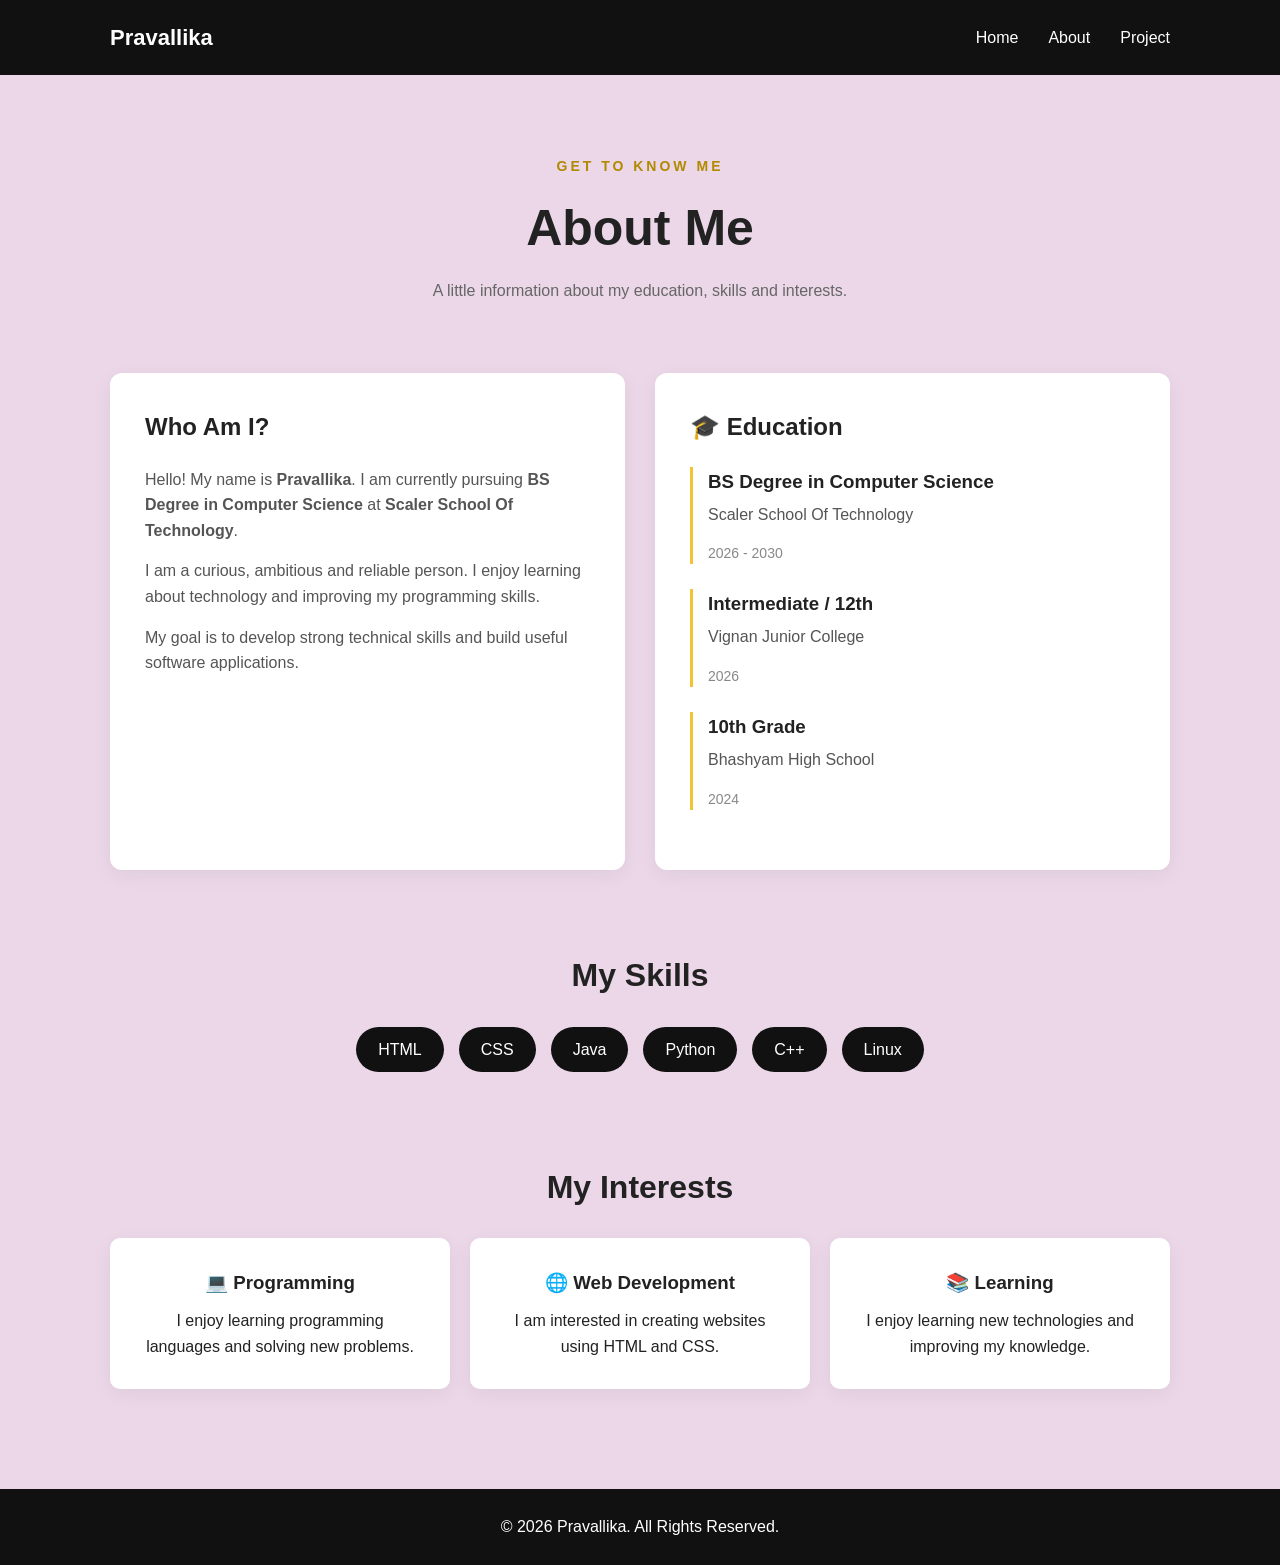
<file: index.html>
</body> </html> <!DOCTYPE html> <html lang="en"> <head> <meta charset="UTF-8"> <meta name="viewport" content="width=device-width, initial-scale=1.0"> <title>About Me | Pravallika</title> <link rel="stylesheet" href="style.css"> </head> <body> <!-- Navigation --> <header> <nav class="navbar"> <div class="logo"> Pravallika </div> <ul class="nav-links"> <li><a href="index.html">Home</a></li> <li><a href="about.html">About</a></li> <li><a href="project.html">Project</a></li> </ul> </nav> </header> <!-- About Section --> <main> <section class="page-heading"> <p class="small-heading">GET TO KNOW ME</p> <h1>About Me</h1> <p> A little information about my education, skills and interests. </p> </section> <!-- Personal Information --> <section class="about-container"> <div class="about-card"> <h2>Who Am I?</h2> <p> Hello! My name is <strong>Pravallika</strong>. I am currently pursuing <strong>BS Degree in Computer Science</strong> at <strong>Scaler School Of Technology</strong>. </p> <p> I am a curious, ambitious and reliable person. I enjoy learning about technology and improving my programming skills. </p> <p> My goal is to develop strong technical skills and build useful software applications. </p> </div> <!-- Education --> <div class="about-card"> <h2>🎓 Education</h2> <div class="education-item"> <h3>BS Degree in Computer Science</h3> <p> Scaler School Of Technology </p> <span> 2026 - 2030 </span> </div> <div class="education-item"> <h3>Intermediate / 12th</h3> <p> Vignan Junior College </p> <span> 2026 </span> </div> <div class="education-item"> <h3>10th Grade</h3> <p> Bhashyam High School </p> <span> 2024 </span> </div> </div> </section> <!-- Skills --> <section class="skills-section"> <h2>My Skills</h2> <div class="skills"> <div class="skill">HTML</div> <div class="skill">CSS</div> <div class="skill">Java</div> <div class="skill">Python</div> <div class="skill">C++</div> <div class="skill">Linux</div> </div> </section> <!-- Interests --> <section class="interests"> <h2>My Interests</h2> <div class="interest-container"> <div class="interest-card"> <h3>💻 Programming</h3> <p> I enjoy learning programming languages and solving new problems. </p> </div> <div class="interest-card"> <h3>🌐 Web Development</h3> <p> I am interested in creating websites using HTML and CSS. </p> </div> <div class="interest-card"> <h3>📚 Learning</h3> <p> I enjoy learning new technologies and improving my knowledge. </p> </div> </div> </section> </main> <!-- Footer --> <footer> <p>© 2026 Pravallika. All Rights Reserved.</p> </footer>
</file>
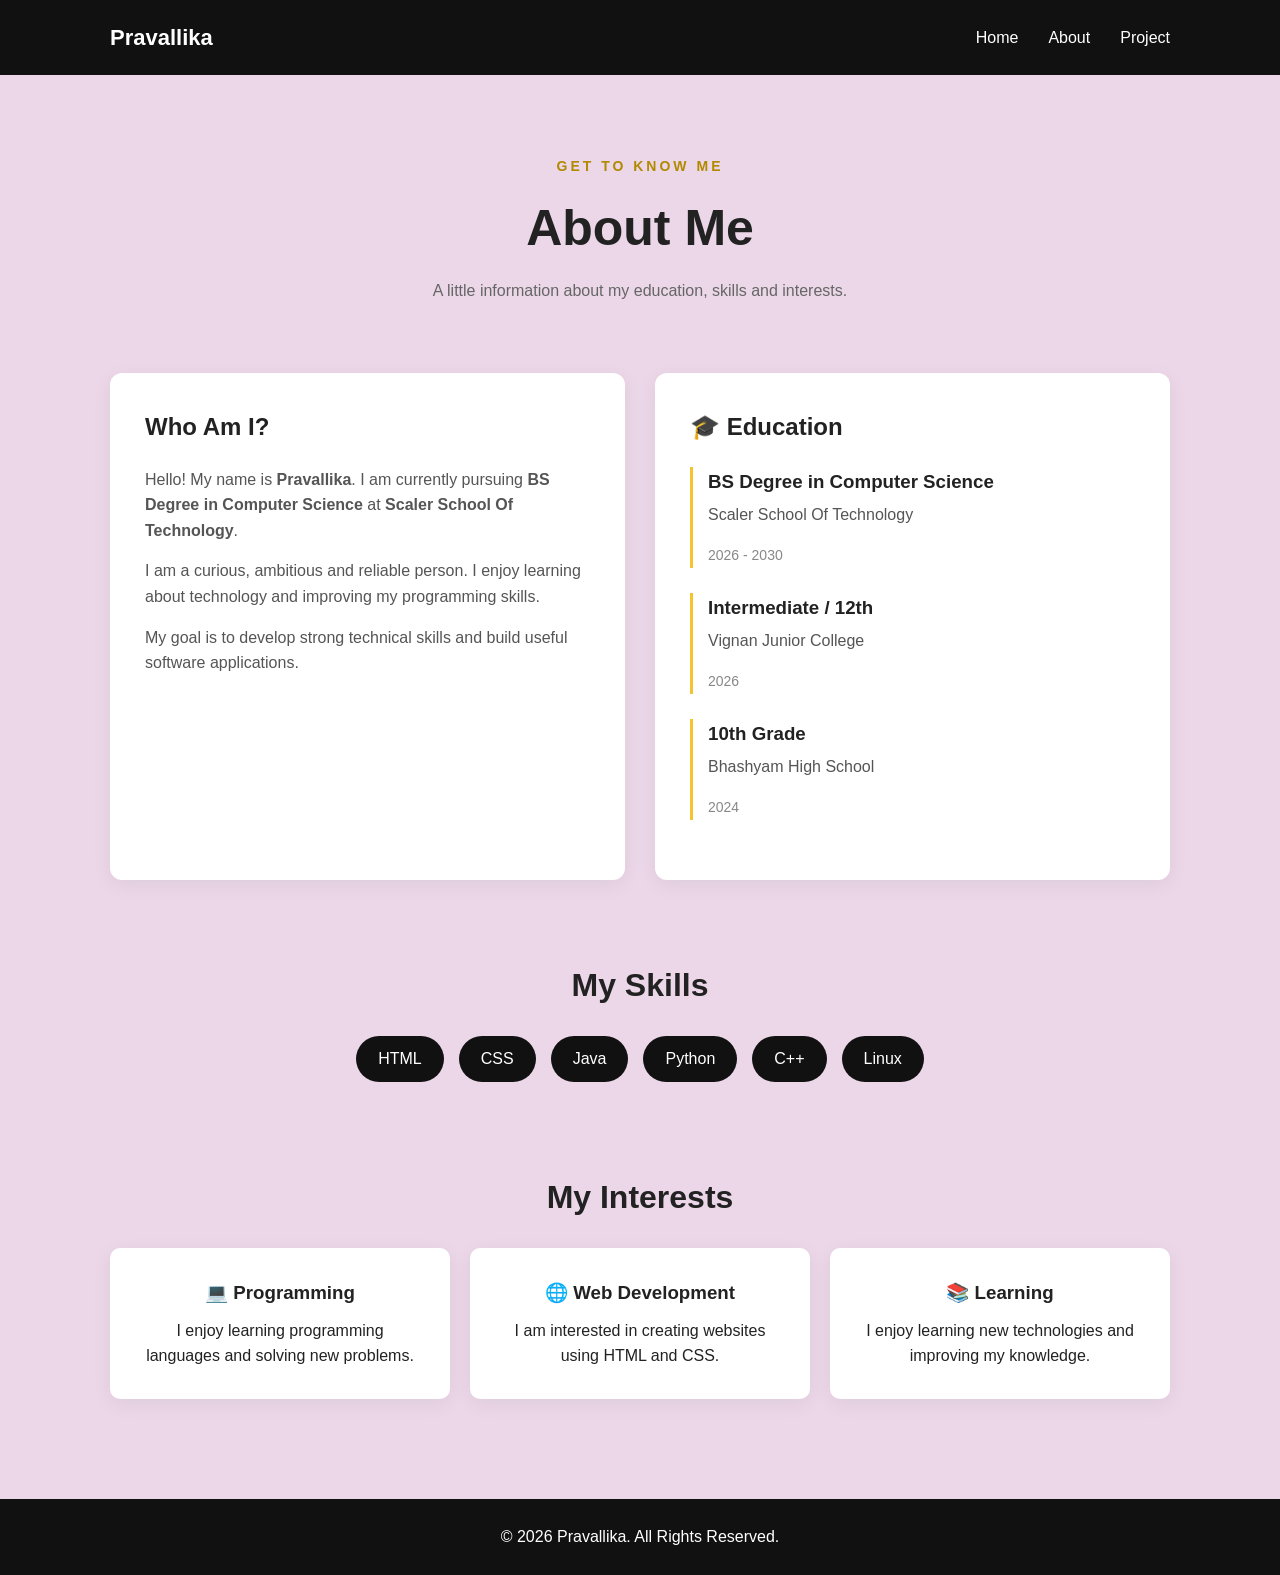
<file: about.html>
<!DOCTYPE html>
<html lang="en">

<head>
    <meta charset="UTF-8">
    <meta name="viewport" content="width=device-width, initial-scale=1.0">

    <title>About Me | Pravallika</title>

    <link rel="stylesheet" href="style.css">
</head>

<body>

    <!-- Navigation -->
    <header>    
        <nav class="navbar">

            <div class="logo">
                Pravallika
            </div>

            <ul class="nav-links">
                <li><a href="index.html">Home</a></li>
                <li><a href="about.html">About</a></li>
                <li><a href="project.html">Project</a></li>
            </ul>

        </nav>
    </header>


    <!-- About Section -->
    <main>

        <section class="page-heading">

            <p class="small-heading">GET TO KNOW ME</p>

            <h1>About Me</h1>

            <p>
                A little information about my education,
                skills and interests.
            </p>

        </section>


        <!-- Personal Information -->
        <section class="about-container">

            <div class="about-card">

                <h2>Who Am I?</h2>

                <p>
                    Hello! My name is <strong>Pravallika</strong>.
                    I am currently pursuing
                    <strong>BS Degree in Computer Science</strong> at
                    <strong>Scaler School Of Technology</strong>.
                </p>

                <p>
                    I am a curious, ambitious and reliable person.
                    I enjoy learning about technology and improving
                    my programming skills.
                </p>

                <p>
                    My goal is to develop strong technical skills
                    and build useful software applications.
                </p>

            </div>


            <!-- Education -->
            <div class="about-card">

                <h2>🎓 Education</h2>

                <div class="education-item">

                    <h3>BS Degree in Computer Science</h3>

                    <p>
                        Scaler School Of Technology
                    </p>

                    <span>
                        2026 - 2030
                    </span>

                </div>


                <div class="education-item">

                    <h3>Intermediate / 12th</h3>

                    <p>
                        Vignan Junior College
                    </p>

                    <span>
                        2026
                    </span>

                </div>


                <div class="education-item">

                    <h3>10th Grade</h3>

                    <p>
                        Bhashyam High School
                    </p>

                    <span>
                        2024
                    </span>

                </div>

            </div>

        </section>


        <!-- Skills -->
        <section class="skills-section">

            <h2>My Skills</h2>

            <div class="skills">

                <div class="skill">HTML</div>

                <div class="skill">CSS</div>

                <div class="skill">Java</div>

                <div class="skill">Python</div>

                <div class="skill">C++</div>

                <div class="skill">Linux</div>

            </div>

        </section>


        <!-- Interests -->
        <section class="interests">

            <h2>My Interests</h2>

            <div class="interest-container">

                <div class="interest-card">
                    <h3>💻 Programming</h3>
                    <p>
                        I enjoy learning programming languages
                        and solving new problems.
                    </p>
                </div>

                <div class="interest-card">
                    <h3>🌐 Web Development</h3>
                    <p>
                        I am interested in creating websites
                        using HTML and CSS.
                    </p>
                </div>

                <div class="interest-card">
                    <h3>📚 Learning</h3>
                    <p>
                        I enjoy learning new technologies
                        and improving my knowledge.
                    </p>
                </div>

            </div>

        </section>

    </main>


    <!-- Footer -->
    <footer>
        <p>© 2026 Pravallika. All Rights Reserved.</p>
    </footer>

</body>

</html>
</file>
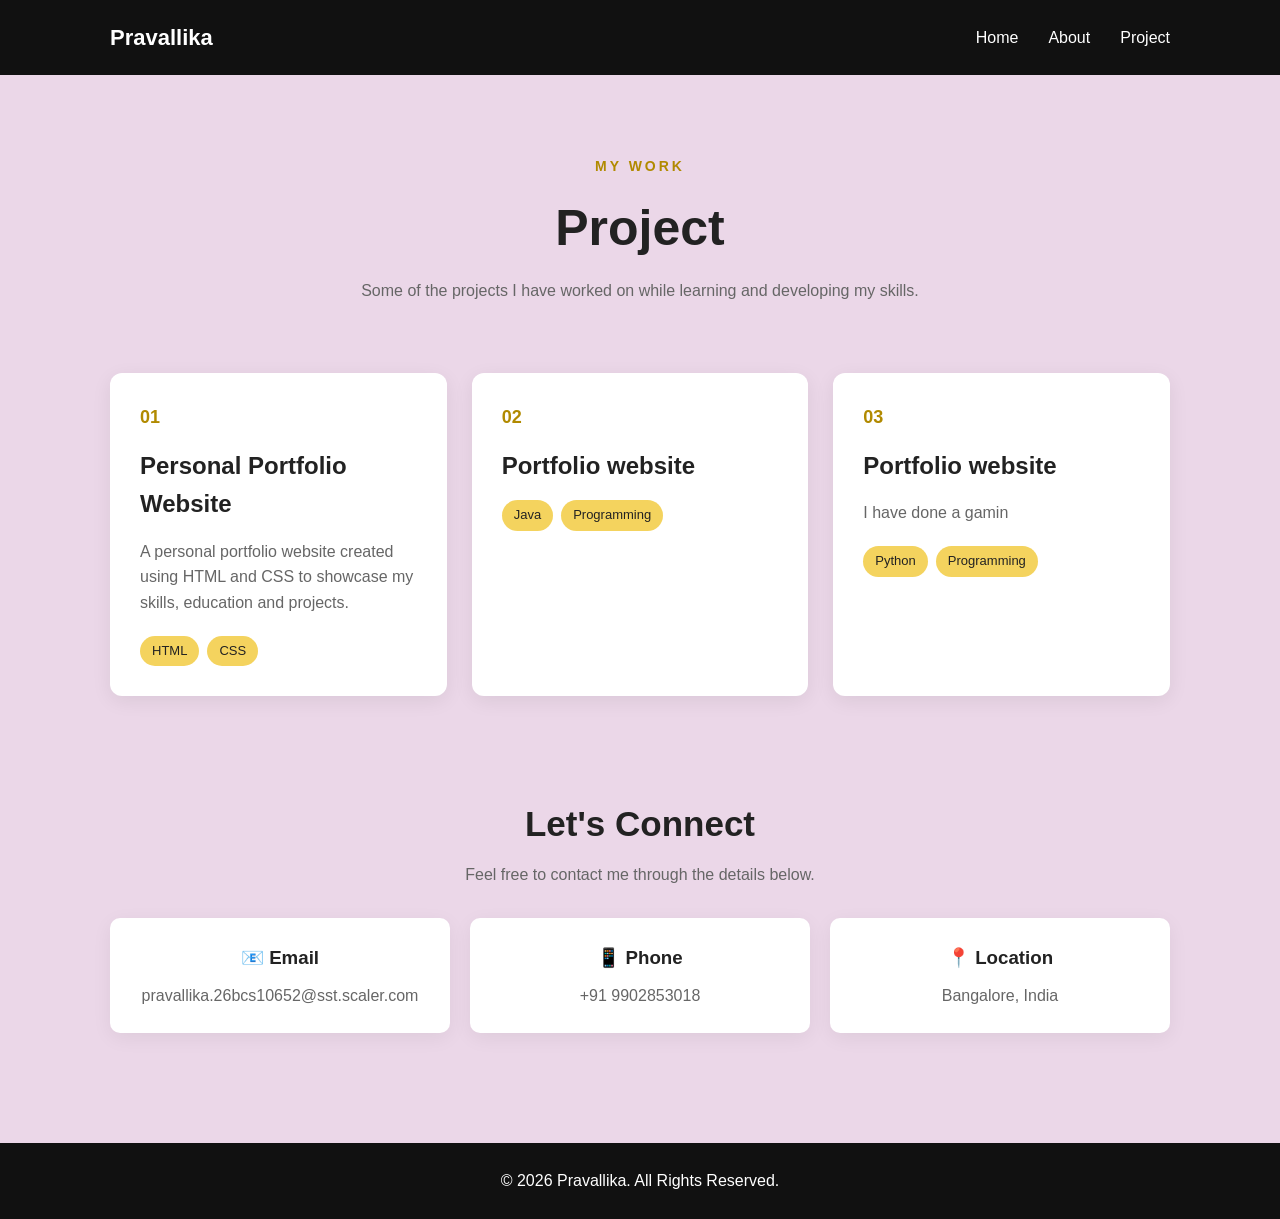
<file: project.html>
<!DOCTYPE html>
<html lang="en">

<head>
    <meta charset="UTF-8">
    <meta name="viewport" content="width=device-width, initial-scale=1.0">

    <title>Project| Pravallika</title>

    <link rel="stylesheet" href="style.css">
</head>

<body>

    <!-- Navigation -->
    <header>

        <nav class="navbar">

            <div class="logo">
                Pravallika
            </div>

            <ul class="nav-links">
                <li><a href="index.html">Home</a></li>
                <li><a href="about.html">About</a></li>
                <li><a href="project.html">Project</a></li>
            </ul>

        </nav>

    </header>


    <main>

        <!-- Page Heading -->
        <section class="page-heading">

            <p class="small-heading">MY WORK</p>

            <h1>Project</h1>

            <p>
                Some of the projects I have worked on
                while learning and developing my skills.
            </p>

        </section>


        <!-- Projects -->
        <section class="projects-container">


            <!-- Project 1 -->
            <div class="project-card">

                <div class="project-number">
                    01
                </div>

                <h2>Personal Portfolio Website</h2>

                <p>
                    A personal portfolio website created using
                    HTML and CSS to showcase my skills,
                    education and projects.
                </p>

                <div class="project-tech">
                    <span>HTML</span>
                    <span>CSS</span>
                </div>

            </div>


            <!-- Project 2 -->
            <div class="project-card">

                <div class="project-number">
                    02
                </div>

                <h2>Portfolio website</h2>

                
                    
                

                <div class="project-tech">
                    <span>Java</span>
                    <span>Programming</span>
                </div>

            </div>


            <!-- Project 3 -->
            <div class="project-card">

                <div class="project-number">
                    03
                </div>

                <h2>Portfolio website</h2>

                <p>
                    I have done a gamin
                </p>

                <div class="project-tech">
                    <span>Python</span>
                    <span>Programming</span>
                </div>

            </div>

        </section>


        <!-- Contact -->
        <section class="contact-section">

            <h2>Let's Connect</h2>

            <p>
                Feel free to contact me through the details below.
            </p>

            <div class="contact-container">

                <div class="contact-box">
                    <h3>📧 Email</h3>
                    <p>pravallika.26bcs10652@sst.scaler.com</p>
                </div>

                <div class="contact-box">
                    <h3>📱 Phone</h3>
                    <p>+91 9902853018</p>
                </div>

                <div class="contact-box">
                    <h3>📍 Location</h3>
                    <p>Bangalore, India</p>
                </div>

            </div>

        </section>

    </main>


    <!-- Footer -->
    <footer>

        <p>
            © 2026 Pravallika. All Rights Reserved.
        </p>

    </footer>

</body>

</html>
</file>
<file: style.css>
/* =========================
   GENERAL STYLING
========================= */

* {
    margin: 0;
    padding: 0;
    box-sizing: border-box;
}

body {
    font-family: Arial, Helvetica, sans-serif;
    background-color: #ebd7e8;
    color: #222;
    line-height: 1.6;
}


/* =========================
   NAVIGATION BAR
========================= */

header {
    background-color: #111;
    position: sticky;
    top: 0;
    z-index: 100;
}

.navbar {
    max-width: 1100px;
    margin: auto;

    padding: 20px;

    display: flex;
    justify-content: space-between;
    align-items: center;
}

.logo {
    color: white;
    font-size: 22px;
    font-weight: bold;
}

.nav-links {
    display: flex;
    list-style: none;
    gap: 30px;
}

.nav-links a {
    color: white;
    text-decoration: none;
    font-size: 16px;
}

.nav-links a:hover {
    color: #f4c430;
}


/* =========================
   HOME PAGE
========================= */

.hero {
    max-width: 1100px;
    margin: auto;

    min-height: 80vh;

    display: flex;
    justify-content: space-between;
    align-items: center;

    gap: 50px;

    padding: 80px 20px;
}

.hero-text {
    max-width: 600px;
}

.small-heading {
    color: #b18a00;
    font-size: 14px;
    font-weight: bold;
    letter-spacing: 3px;
    margin-bottom: 10px;
}

.hero h1 {
    font-size: 60px;
    line-height: 1.1;
    margin-bottom: 15px;
}

.hero h2 {
    font-size: 25px;
    color: #555;
    margin-bottom: 20px;
}

.hero-text > p:not(.small-heading) {
    font-size: 17px;
    color: #555;
}


/* Buttons */

.buttons {
    margin-top: 30px;

    display: flex;
    gap: 15px;
}

.btn {
    display: inline-block;

    background-color: #111;
    color: white;

    text-decoration: none;

    padding: 12px 25px;

    border-radius: 5px;

    transition: 0.3s;
}

.btn:hover {
    background-color: #b18a00;
}

.second-btn {
    background-color: transparent;
    color: #111;
    border: 2px solid #111;
}

.second-btn:hover {
    color: white;
}


/* Profile Card */

.hero-card {
    background-color: white;

    width: 300px;

    padding: 45px 30px;

    text-align: center;

    border-radius: 15px;

    box-shadow: 0 10px 30px rgba(0, 0, 0, 0.1);
}

.profile-circle {
    width: 140px;
    height: 140px;

    margin: auto;
    margin-bottom: 20px;

    background-color: #edda95;

    border-radius: 50%;

    display: flex;
    justify-content: center;
    align-items: center;

    font-size: 60px;
}

.hero-card h3 {
    font-size: 23px;
}

.hero-card p {
    color: #777;
}


/* =========================
   QUICK INFORMATION
========================= */

.quick-info {
    max-width: 1100px;
    margin: auto;

    padding: 20px;

    display: grid;

    grid-template-columns: repeat(3, 1fr);

    gap: 20px;
}

.info-box {
    background-color: white;

    padding: 30px;

    border-radius: 10px;

    text-align: center;

    box-shadow: 0 5px 20px rgba(0, 0, 0, 0.06);
}

.info-box h3 {
    margin-bottom: 10px;
}


/* =========================
   PAGE HEADINGS
========================= */

.page-heading {
    text-align: center;

    padding: 80px 20px 50px;
}

.page-heading h1 {
    font-size: 50px;
    margin-bottom: 10px;
}

.page-heading > p:last-child {
    color: #666;
}


/* =========================
   ABOUT PAGE
========================= */

.about-container {
    max-width: 1100px;

    margin: auto;

    padding: 20px;

    display: grid;

    grid-template-columns: 1fr 1fr;

    gap: 30px;
}

.about-card {
    background-color: white;

    padding: 35px;

    border-radius: 12px;

    box-shadow: 0 5px 20px rgba(0, 0, 0, 0.06);
}

.about-card h2 {
    margin-bottom: 20px;
}

.about-card p {
    color: #555;
    margin-bottom: 15px;
}


/* Education */

.education-item {
    border-left: 3px solid #f4c430;

    padding-left: 15px;

    margin-bottom: 25px;
}

.education-item h3 {
    margin-bottom: 5px;
}

.education-item span {
    color: #888;
    font-size: 14px;
}


/* =========================
   SKILLS
========================= */

.skills-section {
    max-width: 1100px;

    margin: auto;

    padding: 60px 20px;

    text-align: center;
}

.skills-section h2 {
    font-size: 32px;

    margin-bottom: 25px;
}

.skills {
    display: flex;

    justify-content: center;

    flex-wrap: wrap;

    gap: 15px;
}

.skill {
    background-color: #111;

    color: white;

    padding: 10px 22px;

    border-radius: 30px;
}


/* =========================
   INTERESTS
========================= */

.interests {
    max-width: 1100px;

    margin: auto;

    padding: 30px 20px 70px;

    text-align: center;
}

.interests h2 {
    font-size: 32px;

    margin-bottom: 25px;
}

.interest-container {
    display: grid;

    grid-template-columns: repeat(3, 1fr);

    gap: 20px;
}

.interest-card {
    background-color: white;

    padding: 30px;

    border-radius: 10px;

    box-shadow: 0 5px 20px rgba(0, 0, 0, 0.06);
}

.interest-card h3 {
    margin-bottom: 10px;
}


/* =========================
   PROJECTS
========================= */

.projects-container {
    max-width: 1100px;

    margin: auto;

    padding: 20px;

    display: grid;

    grid-template-columns: repeat(3, 1fr);

    gap: 25px;
}

.project-card {
    background-color: white;

    padding: 30px;

    border-radius: 12px;

    box-shadow: 0 5px 20px rgba(0, 0, 0, 0.07);

    transition: 0.3s;
}

.project-card:hover {
    transform: translateY(-8px);
}

.project-number {
    color: #b18a00;

    font-size: 18px;

    font-weight: bold;

    margin-bottom: 15px;
}

.project-card h2 {
    margin-bottom: 15px;
}

.project-card p {
    color: #666;

    margin-bottom: 20px;
}


/* Project Technologies */

.project-tech {
    display: flex;

    gap: 8px;

    flex-wrap: wrap;
}

.project-tech span {
    background-color: #f4d35e;

    padding: 5px 12px;

    border-radius: 20px;

    font-size: 13px;
}


/* =========================
   CONTACT
========================= */

.contact-section {
    max-width: 1100px;

    margin: auto;

    padding: 80px 20px;

    text-align: center;
}

.contact-section h2 {
    font-size: 35px;

    margin-bottom: 10px;
}

.contact-section > p {
    color: #666;

    margin-bottom: 30px;
}

.contact-container {
    display: grid;

    grid-template-columns: repeat(3, 1fr);

    gap: 20px;
}

.contact-box {
    background-color: white;

    padding: 25px;

    border-radius: 10px;

    box-shadow: 0 5px 20px rgba(0, 0, 0, 0.06);
}

.contact-box h3 {
    margin-bottom: 10px;
}

.contact-box p {
    color: #666;
}


/* =========================
   FOOTER
========================= */

footer {
    background-color: #111;

    color: white;

    text-align: center;

    padding: 25px;

    margin-top: 30px;
}


/* =========================
   RESPONSIVE DESIGN
========================= */

@media (max-width: 800px) {

    .navbar {
        flex-direction: column;

        gap: 15px;
    }

    .hero {
        flex-direction: column;

        text-align: center;
    }

    .hero h1 {
        font-size: 45px;
    }

    .buttons {
        justify-content: center;
    }

    .quick-info {
        grid-template-columns: 1fr;
    }

    .about-container {
        grid-template-columns: 1fr;
    }

    .interest-container {
        grid-template-columns: 1fr;
    }

    .projects-container {
        grid-template-columns: 1fr;
    }

    .contact-container {
        grid-template-columns: 1fr;
    }

}
</file>
